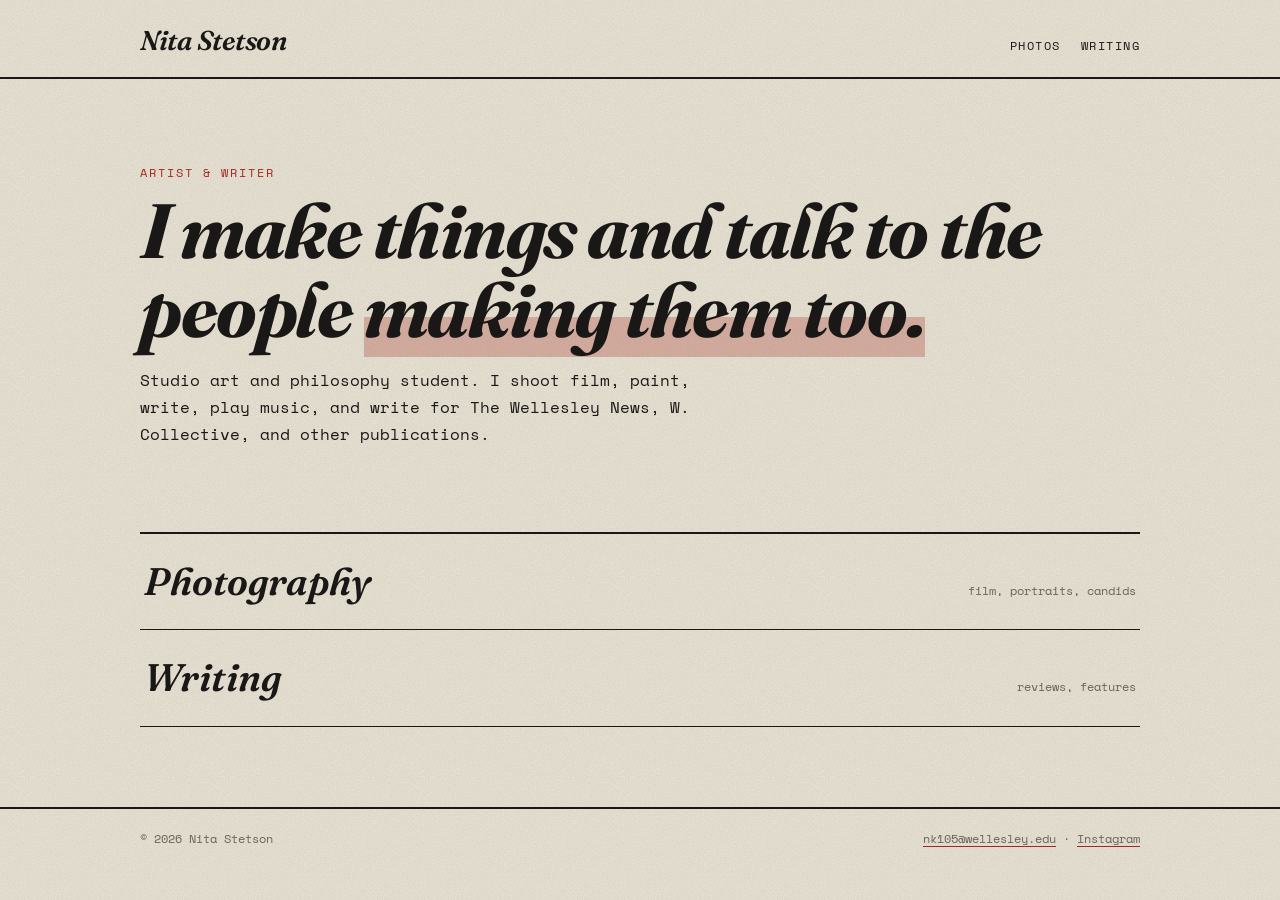
<file: index.html>
<!doctype html>
<html lang="en">
<head>
  <meta charset="utf-8">
  <meta name="viewport" content="width=device-width, initial-scale=1">
  <title>nita stetson</title>
  <meta name="description" content="Nita Stetson — Artist & Writer. Photography, writing, music, drawing, multimedia.">
  <link rel="preconnect" href="https://fonts.googleapis.com">
  <link rel="preconnect" href="https://fonts.gstatic.com" crossorigin>
  <link href="https://fonts.googleapis.com/css2?family=Fraunces:ital,wght@0,600;0,700;1,600;1,700&family=Space+Mono:wght@400;700&display=swap" rel="stylesheet">
  <link rel="stylesheet" href="style.css">
</head>
<body>
  <header class="site">
    <div class="wrap">
      <a class="wordmark" href="index.html">Nita Stetson</a>
      <nav class="site" aria-label="Main">
        <ul>
          <li><a href="photography.html">Photos</a></li>
          <li><a href="writing.html">Writing</a></li>
        </ul>
      </nav>
    </div>
  </header>

  <main>
    <div class="wrap">
      <section class="hero">
        <span class="label">Artist & Writer</span>
        <!-- EDIT: your one-line intro -->
        <h1>I make things and talk to the people <span class="hl">making them too.</span></h1>
        <p class="lede">
          <!-- EDIT: two or three sentences in your own voice -->
          Studio art and philosophy student. I shoot film, paint, write, play music, and write for The Wellesley News, W. Collective, and other publications.</p>
      </section>

      <ul class="rooms">
        <li><a href="photography.html"><span class="room">Photography</span><span class="what">film, portraits, candids</span></a></li>
        <li><a href="writing.html"><span class="room">Writing</span><span class="what">reviews, features</span></a></li>
      </ul>
    </div>
  </main>

  <footer class="site">
    <div class="wrap">
      <span>&copy; 2026 Nita Stetson</span>
      <!-- EDIT: your real email and handle -->
      <span><a href="mailto:you@example.com">nk105@wellesley.edu</a> &middot; <a href="https://instagram.com/nitastetson">Instagram</a></span>
    </div>
  </footer>
</body>
</html>
</file>
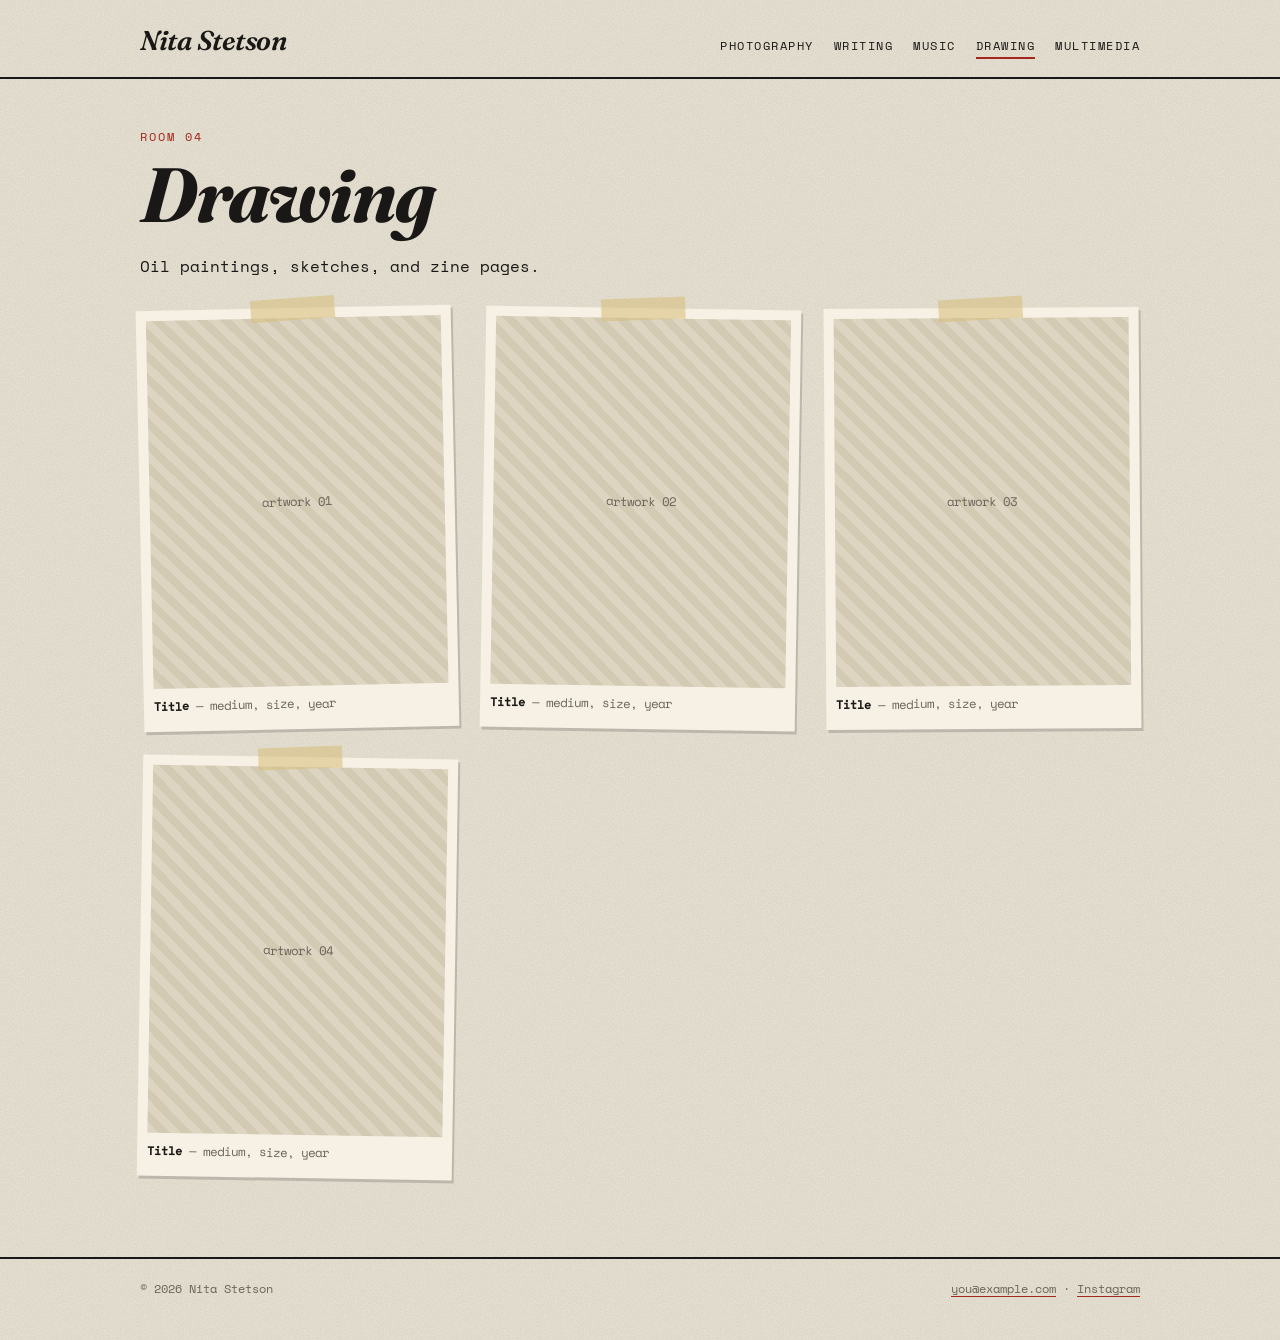
<file: drawing.html>
<!doctype html>
<html lang="en">
<head>
  <meta charset="utf-8">
  <meta name="viewport" content="width=device-width, initial-scale=1">
  <title>Drawing — Nita Stetson</title>
  <link rel="preconnect" href="https://fonts.googleapis.com">
  <link rel="preconnect" href="https://fonts.gstatic.com" crossorigin>
  <link href="https://fonts.googleapis.com/css2?family=Fraunces:ital,wght@0,600;0,700;1,600;1,700&family=Space+Mono:wght@400;700&display=swap" rel="stylesheet">
  <link rel="stylesheet" href="style.css">
</head>
<body>
  <header class="site">
    <div class="wrap">
      <a class="wordmark" href="index.html">Nita Stetson</a>
      <nav class="site" aria-label="Main">
        <ul>
          <li><a href="photography.html">Photography</a></li>
          <li><a href="writing.html">Writing</a></li>
          <li><a href="music.html">Music</a></li>
          <li><a href="drawing.html" aria-current="page">Drawing</a></li>
          <li><a href="multimedia.html">Multimedia</a></li>
        </ul>
      </nav>
    </div>
  </header>

  <main>
    <div class="wrap">
      <span class="label">Room 04</span>
      <h1>Drawing</h1>
      <p class="lede">Oil paintings, sketches, and zine pages. <!-- EDIT: one line about your process or materials --></p>

      <div class="grid">
        <!-- Swap each <div class="ph"> for <img src="images/file.jpg" alt="..."> -->
        <figure class="piece">
          <div class="ph" role="img" aria-label="Placeholder for artwork 01">artwork 01</div>
          <figcaption><b>Title</b> — medium, size, year</figcaption>
        </figure>
        <figure class="piece">
          <div class="ph" role="img" aria-label="Placeholder for artwork 02">artwork 02</div>
          <figcaption><b>Title</b> — medium, size, year</figcaption>
        </figure>
        <figure class="piece">
          <div class="ph" role="img" aria-label="Placeholder for artwork 03">artwork 03</div>
          <figcaption><b>Title</b> — medium, size, year</figcaption>
        </figure>
        <figure class="piece">
          <div class="ph" role="img" aria-label="Placeholder for artwork 04">artwork 04</div>
          <figcaption><b>Title</b> — medium, size, year</figcaption>
        </figure>
      </div>
    </div>
  </main>

  <footer class="site">
    <div class="wrap">
      <span>&copy; 2026 Nita Stetson</span>
      <span><a href="mailto:you@example.com">you@example.com</a> &middot; <a href="https://instagram.com/yourhandle">Instagram</a></span>
    </div>
  </footer>
</body>
</html>
</file>
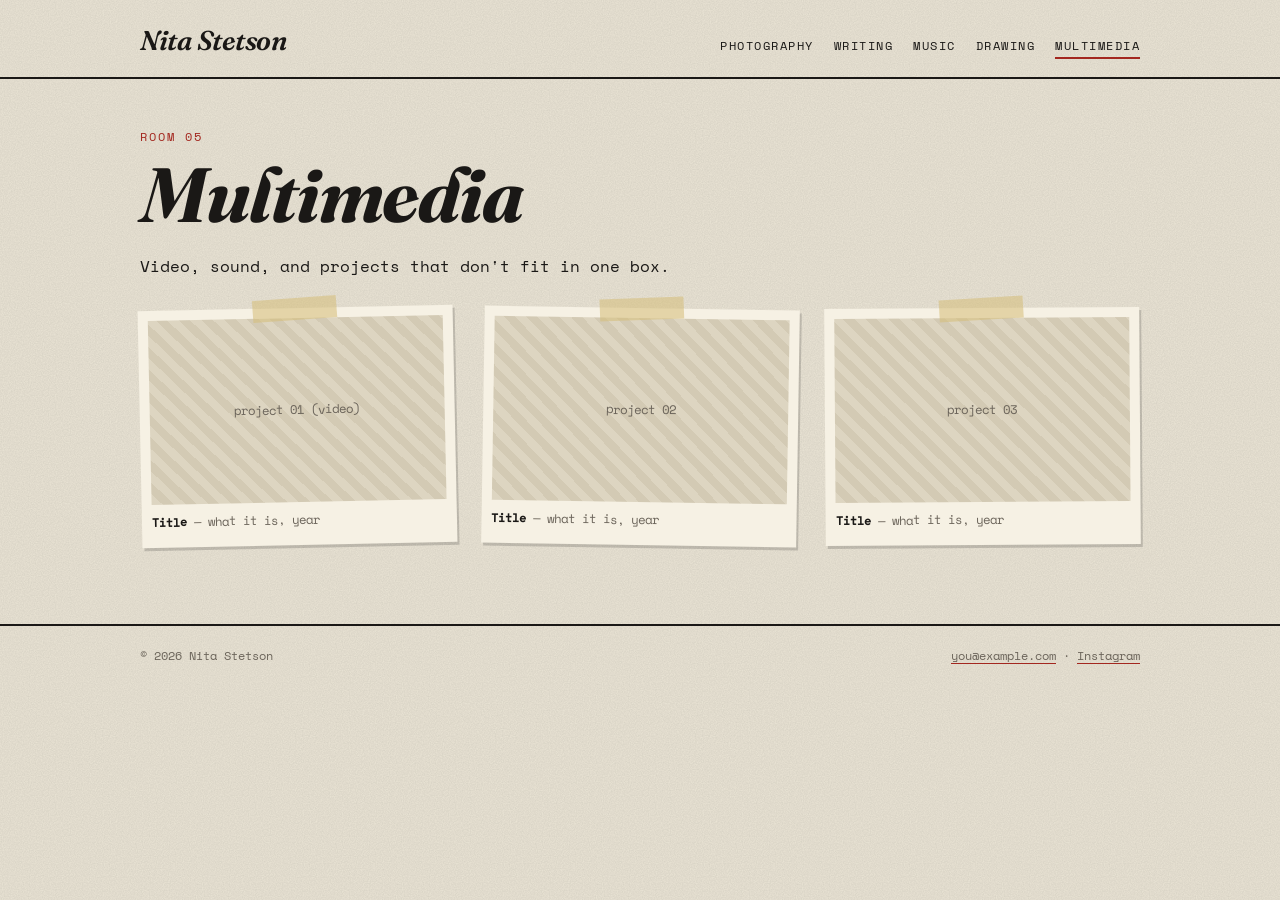
<file: multimedia.html>
<!doctype html>
<html lang="en">
<head>
  <meta charset="utf-8">
  <meta name="viewport" content="width=device-width, initial-scale=1">
  <title>Multimedia — Nita Stetson</title>
  <link rel="preconnect" href="https://fonts.googleapis.com">
  <link rel="preconnect" href="https://fonts.gstatic.com" crossorigin>
  <link href="https://fonts.googleapis.com/css2?family=Fraunces:ital,wght@0,600;0,700;1,600;1,700&family=Space+Mono:wght@400;700&display=swap" rel="stylesheet">
  <link rel="stylesheet" href="style.css">
</head>
<body>
  <header class="site">
    <div class="wrap">
      <a class="wordmark" href="index.html">Nita Stetson</a>
      <nav class="site" aria-label="Main">
        <ul>
          <li><a href="photography.html">Photography</a></li>
          <li><a href="writing.html">Writing</a></li>
          <li><a href="music.html">Music</a></li>
          <li><a href="drawing.html">Drawing</a></li>
          <li><a href="multimedia.html" aria-current="page">Multimedia</a></li>
        </ul>
      </nav>
    </div>
  </header>

  <main>
    <div class="wrap">
      <span class="label">Room 05</span>
      <h1>Multimedia</h1>
      <p class="lede">Video, sound, and projects that don't fit in one box. <!-- EDIT --></p>

      <div class="grid">
        <!--
          TO EMBED A VIDEO: replace a <div class="ph"> with the embed code
          from YouTube or Vimeo (Share → Embed). Keep the figcaption.
        -->
        <figure class="piece wide">
          <div class="ph" role="img" aria-label="Placeholder for project 01">project 01 (video)</div>
          <figcaption><b>Title</b> — what it is, year</figcaption>
        </figure>
        <figure class="piece wide">
          <div class="ph" role="img" aria-label="Placeholder for project 02">project 02</div>
          <figcaption><b>Title</b> — what it is, year</figcaption>
        </figure>
        <figure class="piece wide">
          <div class="ph" role="img" aria-label="Placeholder for project 03">project 03</div>
          <figcaption><b>Title</b> — what it is, year</figcaption>
        </figure>
      </div>
    </div>
  </main>

  <footer class="site">
    <div class="wrap">
      <span>&copy; 2026 Nita Stetson</span>
      <span><a href="mailto:you@example.com">you@example.com</a> &middot; <a href="https://instagram.com/yourhandle">Instagram</a></span>
    </div>
  </footer>
</body>
</html>
</file>
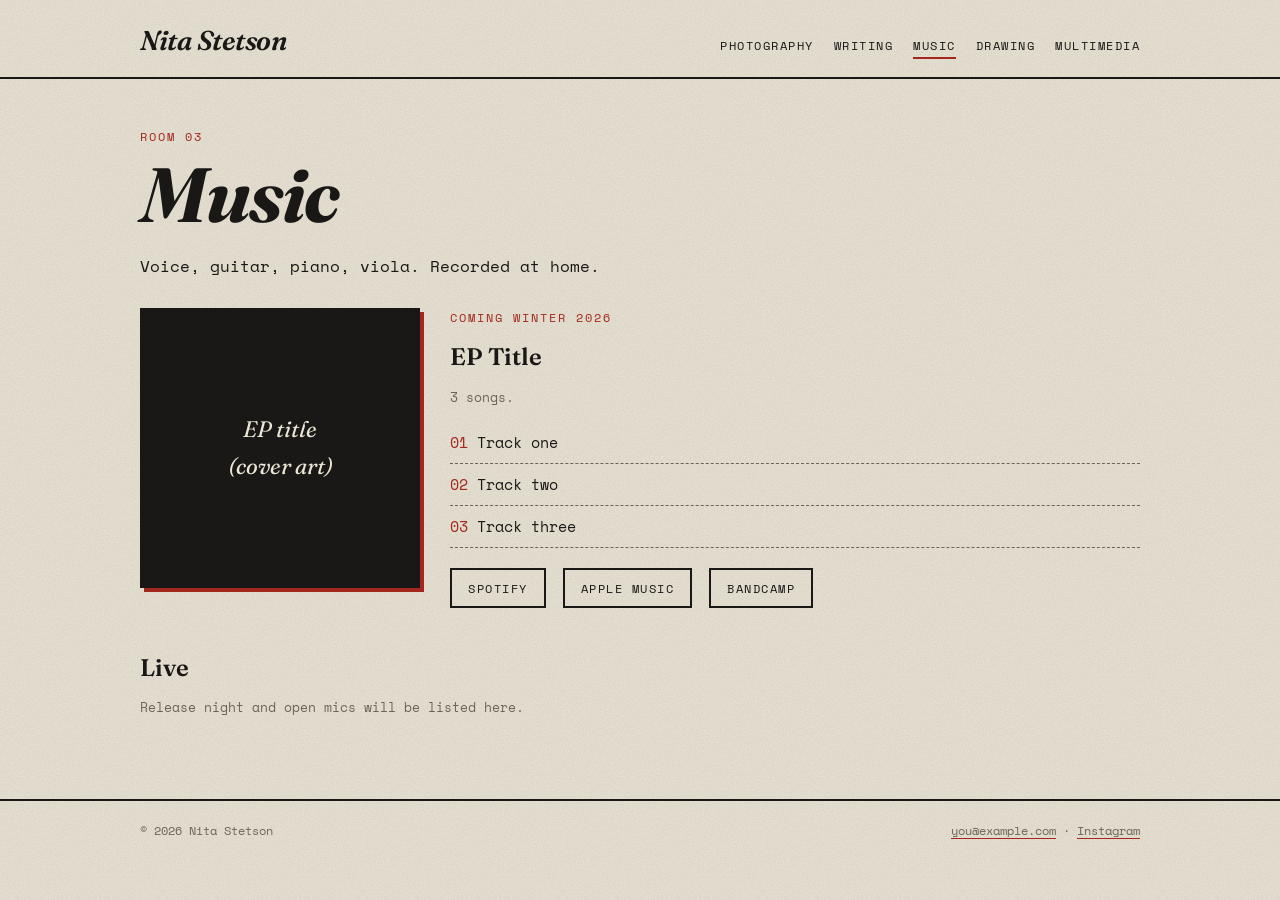
<file: music.html>
<!doctype html>
<html lang="en">
<head>
  <meta charset="utf-8">
  <meta name="viewport" content="width=device-width, initial-scale=1">
  <title>Music — Nita Stetson</title>
  <link rel="preconnect" href="https://fonts.googleapis.com">
  <link rel="preconnect" href="https://fonts.gstatic.com" crossorigin>
  <link href="https://fonts.googleapis.com/css2?family=Fraunces:ital,wght@0,600;0,700;1,600;1,700&family=Space+Mono:wght@400;700&display=swap" rel="stylesheet">
  <link rel="stylesheet" href="style.css">
</head>
<body>
  <header class="site">
    <div class="wrap">
      <a class="wordmark" href="index.html">Nita Stetson</a>
      <nav class="site" aria-label="Main">
        <ul>
          <li><a href="photography.html">Photography</a></li>
          <li><a href="writing.html">Writing</a></li>
          <li><a href="music.html" aria-current="page">Music</a></li>
          <li><a href="drawing.html">Drawing</a></li>
          <li><a href="multimedia.html">Multimedia</a></li>
        </ul>
      </nav>
    </div>
  </header>

  <main>
    <div class="wrap">
      <span class="label">Room 03</span>
      <h1>Music</h1>
      <p class="lede">Voice, guitar, piano, viola. Recorded at home.</p>

      <section class="release" aria-labelledby="ep-title">
        <div class="cover" role="img" aria-label="Placeholder cover art">EP title<br>(cover art)</div>
        <div>
          <span class="label">Coming winter 2026</span>
          <h2 id="ep-title" style="margin-top:0">EP Title</h2>
          <p class="note">3 songs. <!-- EDIT: one line on the sound, e.g. "grunge-leaning, viola over bedroom drums" --></p>
          <ol class="tracks">
            <li>Track one</li>
            <li>Track two</li>
            <li>Track three</li>
          </ol>
          <!-- EDIT: swap # for real links when the music is out -->
          <a class="btn" href="#">Spotify</a>
          <a class="btn" href="#">Apple Music</a>
          <a class="btn" href="#">Bandcamp</a>
        </div>
      </section>

      <h2>Live</h2>
      <p class="note">Release night and open mics will be listed here. <!-- EDIT: add dates --></p>
    </div>
  </main>

  <footer class="site">
    <div class="wrap">
      <span>&copy; 2026 Nita Stetson</span>
      <span><a href="mailto:you@example.com">you@example.com</a> &middot; <a href="https://instagram.com/yourhandle">Instagram</a></span>
    </div>
  </footer>
</body>
</html>
</file>
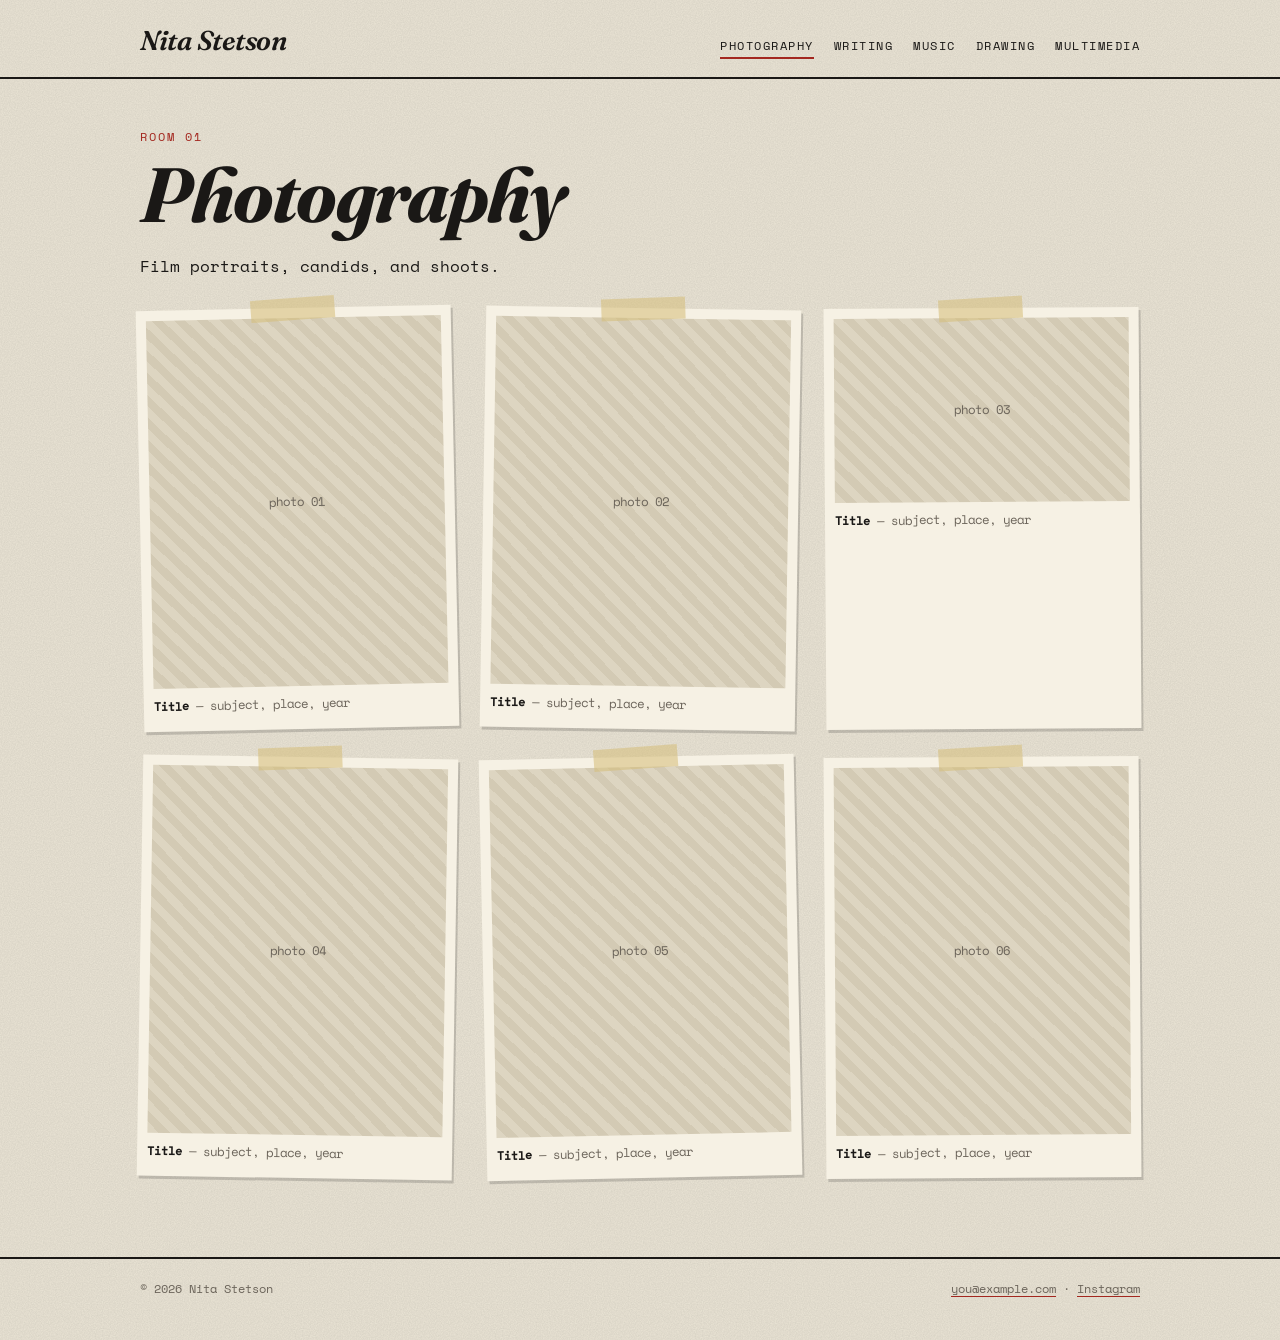
<file: photography.html>
<!doctype html>
<html lang="en">
<head>
  <meta charset="utf-8">
  <meta name="viewport" content="width=device-width, initial-scale=1">
  <title>Photography — Nita Stetson</title>
  <link rel="preconnect" href="https://fonts.googleapis.com">
  <link rel="preconnect" href="https://fonts.gstatic.com" crossorigin>
  <link href="https://fonts.googleapis.com/css2?family=Fraunces:ital,wght@0,600;0,700;1,600;1,700&family=Space+Mono:wght@400;700&display=swap" rel="stylesheet">
  <link rel="stylesheet" href="style.css">
</head>
<body>
  <header class="site">
    <div class="wrap">
      <a class="wordmark" href="index.html">Nita Stetson</a>
      <nav class="site" aria-label="Main">
        <ul>
          <li><a href="photography.html" aria-current="page">Photography</a></li>
          <li><a href="writing.html">Writing</a></li>
          <li><a href="music.html">Music</a></li>
          <li><a href="drawing.html">Drawing</a></li>
          <li><a href="multimedia.html">Multimedia</a></li>
        </ul>
      </nav>
    </div>
  </header>

  <main>
    <div class="wrap">
      <span class="label">Room 01</span>
      <h1>Photography</h1>
      <p class="lede">Film portraits, candids, and shoots. <!-- EDIT: one line about how you shoot --></p>

      <div class="grid">
        <!--
          TO ADD A PHOTO: put the file in the images/ folder, then swap a
          <div class="ph"> for:  <img src="images/your-photo.jpg" alt="describe the photo">
          Add the alt text — it matters for accessibility.
        -->
        <figure class="piece">
          <div class="ph" role="img" aria-label="Placeholder for photo 01">photo 01</div>
          <figcaption><b>Title</b> — subject, place, year</figcaption>
        </figure>
        <figure class="piece">
          <div class="ph" role="img" aria-label="Placeholder for photo 02">photo 02</div>
          <figcaption><b>Title</b> — subject, place, year</figcaption>
        </figure>
        <figure class="piece wide">
          <div class="ph" role="img" aria-label="Placeholder for photo 03">photo 03</div>
          <figcaption><b>Title</b> — subject, place, year</figcaption>
        </figure>
        <figure class="piece">
          <div class="ph" role="img" aria-label="Placeholder for photo 04">photo 04</div>
          <figcaption><b>Title</b> — subject, place, year</figcaption>
        </figure>
        <figure class="piece">
          <div class="ph" role="img" aria-label="Placeholder for photo 05">photo 05</div>
          <figcaption><b>Title</b> — subject, place, year</figcaption>
        </figure>
        <figure class="piece">
          <div class="ph" role="img" aria-label="Placeholder for photo 06">photo 06</div>
          <figcaption><b>Title</b> — subject, place, year</figcaption>
        </figure>
      </div>
    </div>
  </main>

  <footer class="site">
    <div class="wrap">
      <span>&copy; 2026 Nita Stetson</span>
      <span><a href="mailto:you@example.com">you@example.com</a> &middot; <a href="https://instagram.com/yourhandle">Instagram</a></span>
    </div>
  </footer>
</body>
</html>
</file>
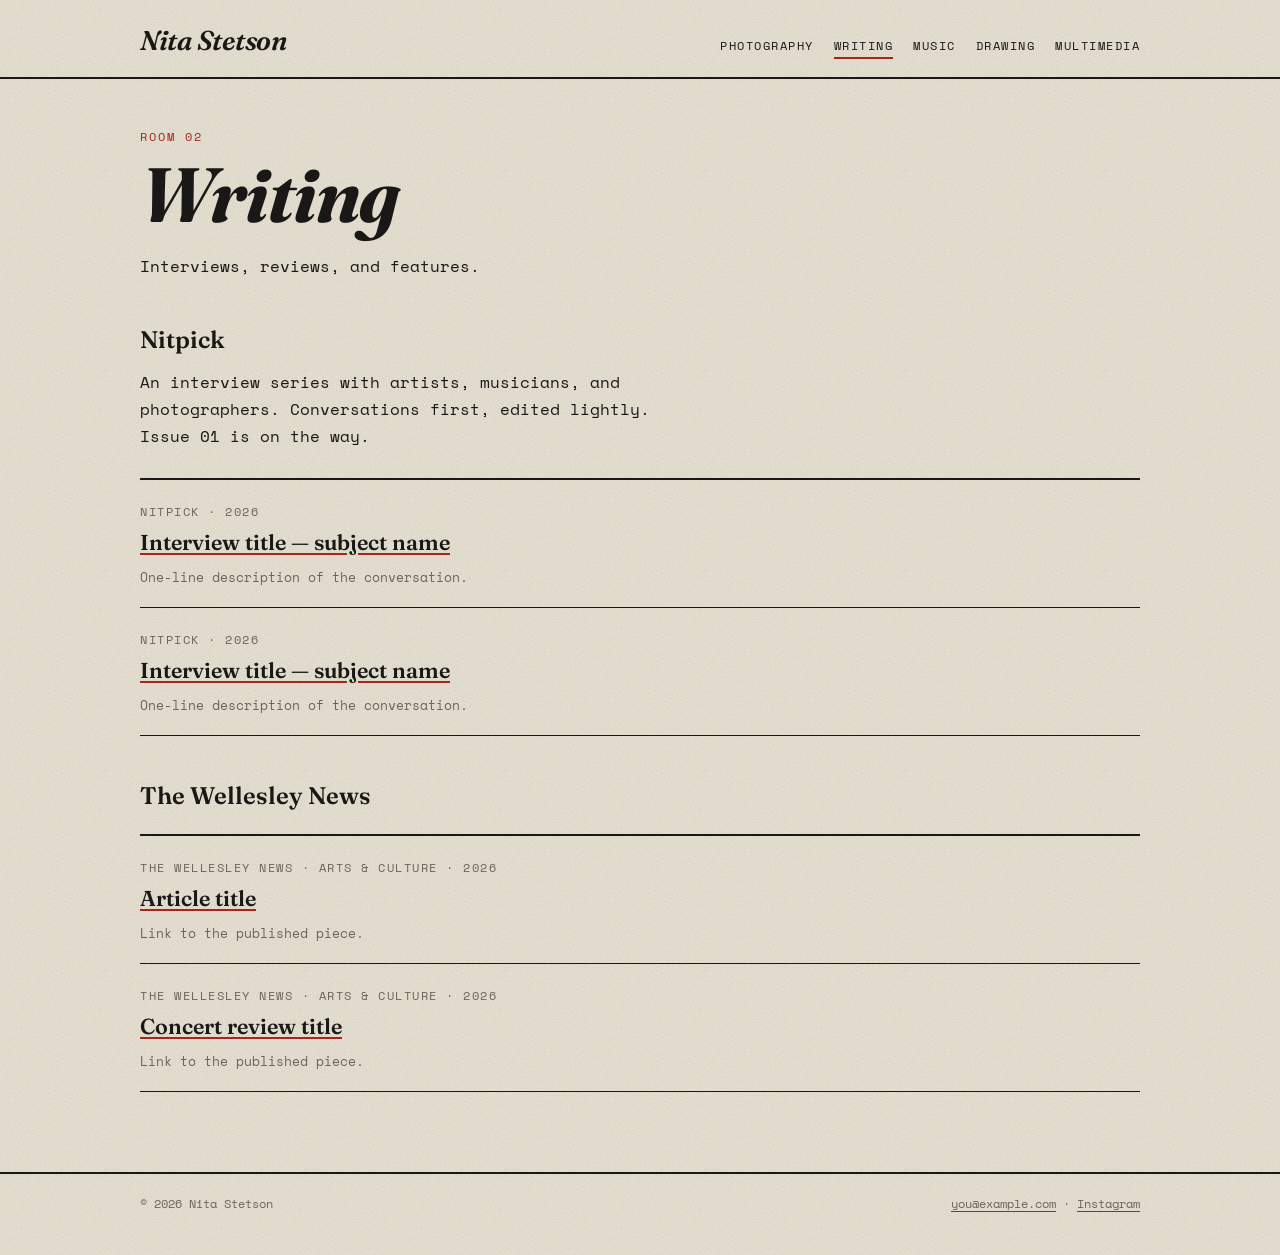
<file: writing.html>
<!doctype html>
<html lang="en">
<head>
  <meta charset="utf-8">
  <meta name="viewport" content="width=device-width, initial-scale=1">
  <title>Writing — Nita Stetson</title>
  <link rel="preconnect" href="https://fonts.googleapis.com">
  <link rel="preconnect" href="https://fonts.gstatic.com" crossorigin>
  <link href="https://fonts.googleapis.com/css2?family=Fraunces:ital,wght@0,600;0,700;1,600;1,700&family=Space+Mono:wght@400;700&display=swap" rel="stylesheet">
  <link rel="stylesheet" href="style.css">
</head>
<body>
  <header class="site">
    <div class="wrap">
      <a class="wordmark" href="index.html">Nita Stetson</a>
      <nav class="site" aria-label="Main">
        <ul>
          <li><a href="photography.html">Photography</a></li>
          <li><a href="writing.html" aria-current="page">Writing</a></li>
          <li><a href="music.html">Music</a></li>
          <li><a href="drawing.html">Drawing</a></li>
          <li><a href="multimedia.html">Multimedia</a></li>
        </ul>
      </nav>
    </div>
  </header>

  <main>
    <div class="wrap">
      <span class="label">Room 02</span>
      <h1>Writing</h1>
      <p class="lede">Interviews, reviews, and features.</p>

      <h2 id="nitpick">Nitpick</h2>
      <p class="lede">
        <!-- EDIT: what Nitpick is, in your words -->
        An interview series with artists, musicians, and photographers. Conversations first, edited lightly.
        Issue 01 is on the way.
      </p>
      <ul class="entries">
        <!-- COPY THIS <li> BLOCK for each interview -->
        <li>
          <span class="meta">Nitpick &middot; 2026</span>
          <a class="title" href="#">Interview title — subject name</a>
          <span class="note">One-line description of the conversation.</span>
        </li>
        <li>
          <span class="meta">Nitpick &middot; 2026</span>
          <a class="title" href="#">Interview title — subject name</a>
          <span class="note">One-line description of the conversation.</span>
        </li>
      </ul>

      <h2>The Wellesley News</h2>
      <ul class="entries">
        <li>
          <span class="meta">The Wellesley News &middot; Arts &amp; Culture &middot; 2026</span>
          <a class="title" href="#">Article title</a>
          <span class="note">Link to the published piece.</span>
        </li>
        <li>
          <span class="meta">The Wellesley News &middot; Arts &amp; Culture &middot; 2026</span>
          <a class="title" href="#">Concert review title</a>
          <span class="note">Link to the published piece.</span>
        </li>
      </ul>
    </div>
  </main>

  <footer class="site">
    <div class="wrap">
      <span>&copy; 2026 Nita Stetson</span>
      <span><a href="mailto:you@example.com">you@example.com</a> &middot; <a href="https://instagram.com/yourhandle">Instagram</a></span>
    </div>
  </footer>
</body>
</html>
</file>
<file: style.css>
/* ---------- Nita Stetson — starter portfolio ----------
   Edit the colors and fonts here and every page updates. */

:root {
  --paper: #ebe5d6;
  --paper-dark: #ddd5c1;
  --ink: #1a1816;
  --muted: #6b645a;
  --accent: #a3271f;      /* oxblood — change me */
  --tape: rgba(214, 190, 120, 0.55);
  --font-display: "Fraunces", Georgia, serif;
  --font-mono: "Space Mono", "Courier New", monospace;
}

* { box-sizing: border-box; margin: 0; padding: 0; }

html { scroll-behavior: smooth; }

body {
  background: var(--paper);
  color: var(--ink);
  font-family: var(--font-mono);
  font-size: 15px;
  line-height: 1.65;
  min-height: 100vh;
  /* photocopy grain */
  background-image: url("data:image/svg+xml;utf8,<svg xmlns='http://www.w3.org/2000/svg' width='200' height='200'><filter id='n'><feTurbulence type='fractalNoise' baseFrequency='0.85' numOctaves='2' stitchTiles='stitch'/><feColorMatrix values='0 0 0 0 0  0 0 0 0 0  0 0 0 0 0  0 0 0 0.09 0'/></filter><rect width='100%' height='100%' filter='url(%23n)'/></svg>");
}

a { color: inherit; text-decoration-color: var(--accent); text-underline-offset: 3px; }
a:hover { color: var(--accent); }

/* ---------- layout ---------- */
.wrap { max-width: 1040px; margin: 0 auto; padding: 0 20px; }

header.site {
  border-bottom: 2px solid var(--ink);
  padding: 18px 0 14px;
}
header.site .wrap {
  display: flex; flex-wrap: wrap; gap: 10px 24px;
  align-items: baseline; justify-content: space-between;
}
.wordmark {
  font-family: var(--font-display);
  font-style: italic; font-weight: 600;
  font-size: 1.7rem; text-decoration: none; letter-spacing: -0.5px;
}
nav.site ul { list-style: none; display: flex; flex-wrap: wrap; gap: 6px 20px; }
nav.site a {
  text-transform: uppercase; font-size: 0.78rem; letter-spacing: 1.5px;
  text-decoration: none; padding-bottom: 2px;
  border-bottom: 2px solid transparent;
}
nav.site a:hover, nav.site a[aria-current="page"] {
  border-bottom-color: var(--accent); color: var(--ink);
}

main { padding: 48px 0 80px; }

h1 {
  font-family: var(--font-display);
  font-weight: 700; font-style: italic;
  font-size: clamp(2.4rem, 7vw, 4.8rem);
  line-height: 1.02; letter-spacing: -1.5px;
  margin-bottom: 18px;
}
h2 {
  font-family: var(--font-display);
  font-size: 1.5rem; font-weight: 600; margin: 40px 0 10px;
}
.label {
  font-size: 0.74rem; text-transform: uppercase; letter-spacing: 2px;
  color: var(--accent); margin-bottom: 10px; display: block;
}
.lede { max-width: 56ch; font-size: 1.02rem; margin-bottom: 28px; }
.note { color: var(--muted); font-size: 0.82rem; max-width: 60ch; }

/* ---------- home ---------- */
.hero { padding: 36px 0 20px; }
.hero h1 .hl {
  background: linear-gradient(transparent 58%, rgba(163, 39, 31, 0.28) 58%);
}
.rooms {
  list-style: none; margin-top: 36px;
  border-top: 2px solid var(--ink);
}
.rooms li { border-bottom: 1px solid var(--ink); }
.rooms a {
  display: flex; justify-content: space-between; align-items: baseline;
  gap: 16px; padding: 16px 4px; text-decoration: none;
  transition: padding-left 0.15s ease, background 0.15s ease;
}
.rooms a:hover { padding-left: 14px; background: var(--paper-dark); color: var(--ink); }
.rooms .room {
  font-family: var(--font-display); font-size: clamp(1.5rem, 4.5vw, 2.4rem);
  font-weight: 600; font-style: italic;
}
.rooms .what { font-size: 0.78rem; color: var(--muted); text-align: right; }

/* ---------- galleries ---------- */
.grid {
  display: grid; gap: 28px;
  grid-template-columns: repeat(auto-fill, minmax(250px, 1fr));
  margin-top: 28px;
}
.piece { position: relative; background: #f6f1e4; padding: 10px 10px 14px; box-shadow: 2px 3px 0 rgba(26,24,22,0.18); }
.piece:nth-child(odd)  { transform: rotate(-1.2deg); }
.piece:nth-child(even) { transform: rotate(0.9deg); }
.piece:nth-child(3n)   { transform: rotate(-0.4deg); }
.piece::before {         /* tape */
  content: ""; position: absolute; top: -10px; left: 50%;
  width: 84px; height: 22px; margin-left: -42px;
  background: var(--tape); transform: rotate(-3deg);
}
.piece img, .piece .ph { display: block; width: 100%; aspect-ratio: 4 / 5; object-fit: cover; }
.piece .ph {
  background: repeating-linear-gradient(45deg, var(--paper-dark), var(--paper-dark) 8px, #d3cab4 8px, #d3cab4 16px);
  display: grid; place-items: center; color: var(--muted); font-size: 0.78rem;
}
.piece.wide img, .piece.wide .ph { aspect-ratio: 16 / 10; }
.piece figcaption { font-size: 0.78rem; margin-top: 8px; color: var(--muted); }
.piece figcaption b { color: var(--ink); font-weight: 700; }

/* ---------- writing / lists ---------- */
.entries { list-style: none; margin-top: 18px; border-top: 2px solid var(--ink); }
.entries li { border-bottom: 1px solid var(--ink); padding: 18px 0; }
.entries .meta { font-size: 0.74rem; color: var(--muted); text-transform: uppercase; letter-spacing: 1.5px; }
.entries .title { font-family: var(--font-display); font-size: 1.35rem; font-weight: 600; display: block; margin: 2px 0 4px; }

/* ---------- music ---------- */
.release {
  display: grid; grid-template-columns: minmax(180px, 280px) 1fr; gap: 30px;
  align-items: start; margin-top: 24px;
}
.release .cover {
  aspect-ratio: 1 / 1; background: var(--ink); color: var(--paper);
  display: grid; place-items: center; text-align: center; padding: 20px;
  font-family: var(--font-display); font-style: italic; font-size: 1.4rem;
  box-shadow: 4px 4px 0 var(--accent);
}
.tracks { list-style: none; counter-reset: t; margin: 14px 0; }
.tracks li { counter-increment: t; padding: 8px 0; border-bottom: 1px dashed var(--muted); }
.tracks li::before { content: counter(t, decimal-leading-zero) "  "; color: var(--accent); }
.btn {
  display: inline-block; margin: 6px 8px 0 0; padding: 8px 16px;
  border: 2px solid var(--ink); text-decoration: none;
  text-transform: uppercase; font-size: 0.76rem; letter-spacing: 1.5px;
}
.btn:hover { background: var(--ink); color: var(--paper); }
@media (max-width: 640px) { .release { grid-template-columns: 1fr; } }

/* ---------- footer ---------- */
footer.site {
  border-top: 2px solid var(--ink); padding: 20px 0 40px;
  font-size: 0.78rem; color: var(--muted);
}
footer.site .wrap { display: flex; flex-wrap: wrap; gap: 8px 24px; justify-content: space-between; }

:focus-visible { outline: 3px solid var(--accent); outline-offset: 3px; }

@media (prefers-reduced-motion: reduce) {
  html { scroll-behavior: auto; }
  .rooms a { transition: none; }
}
</file>
